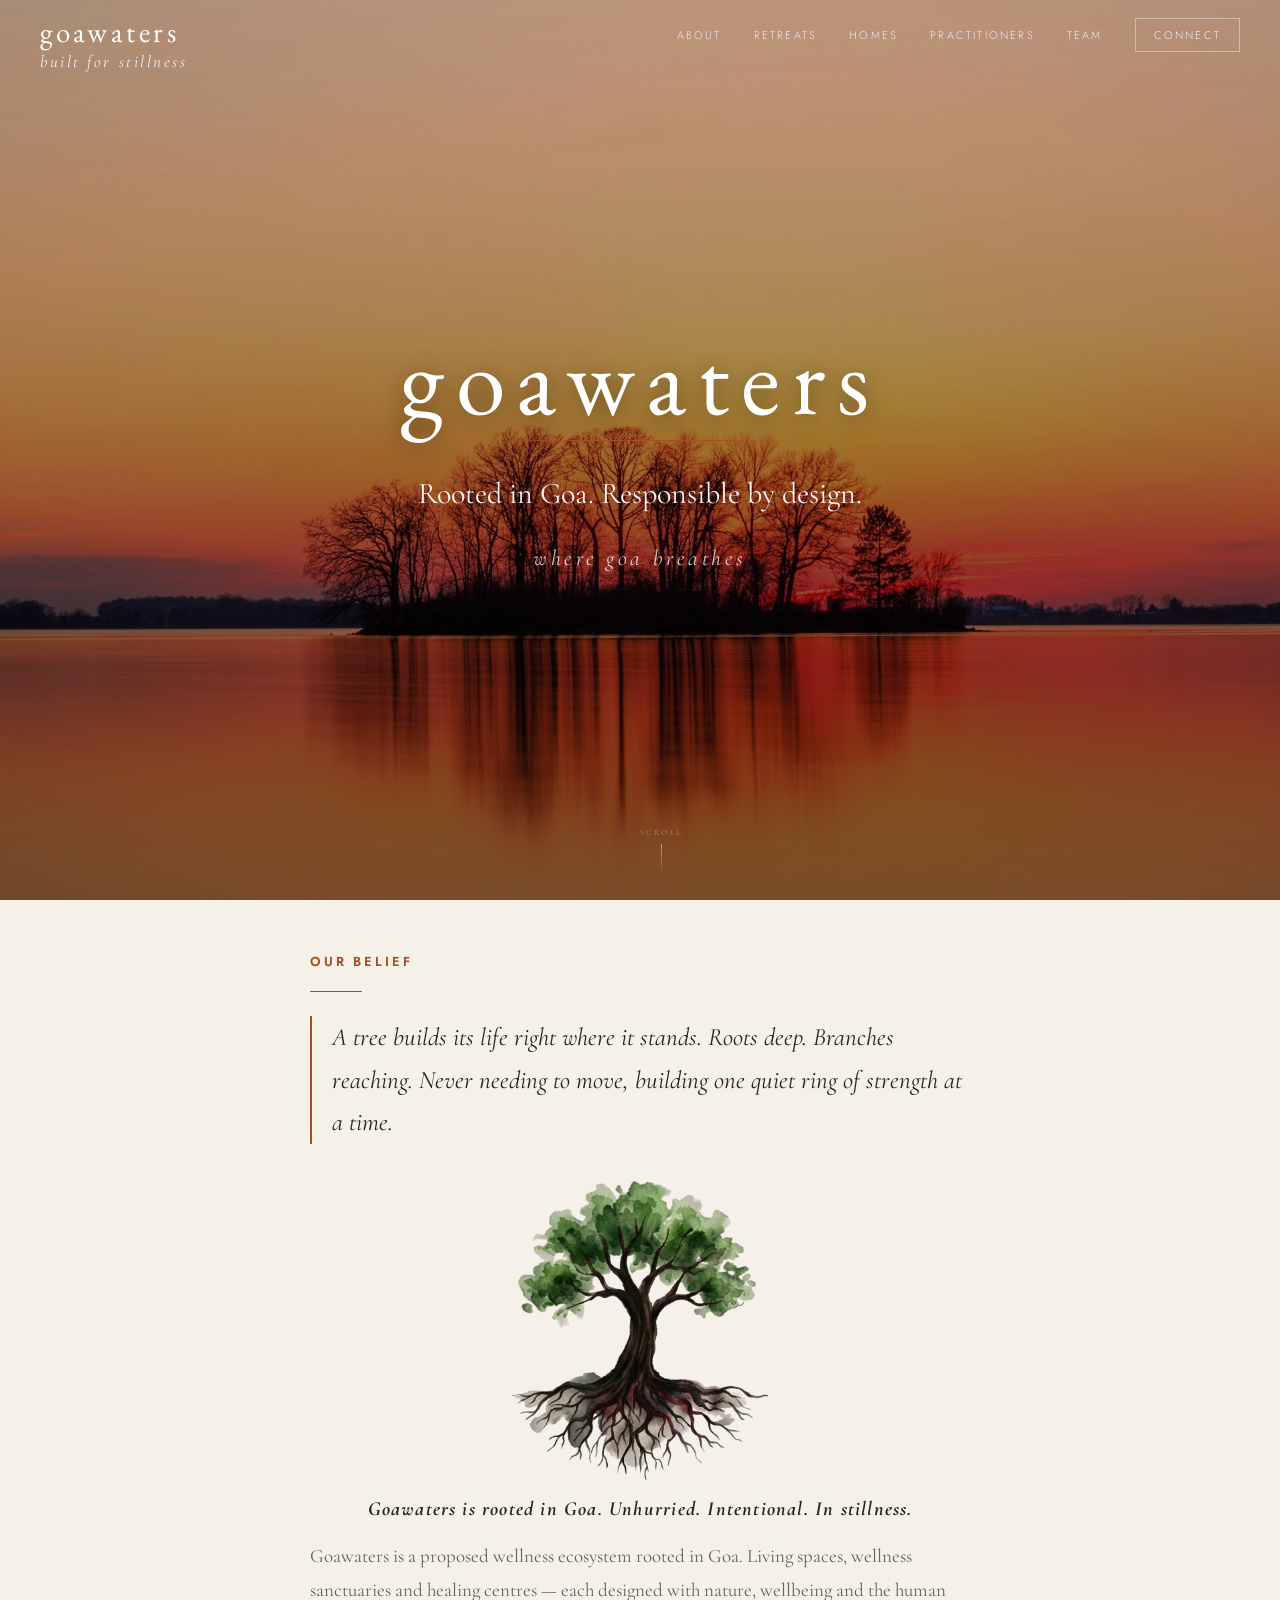
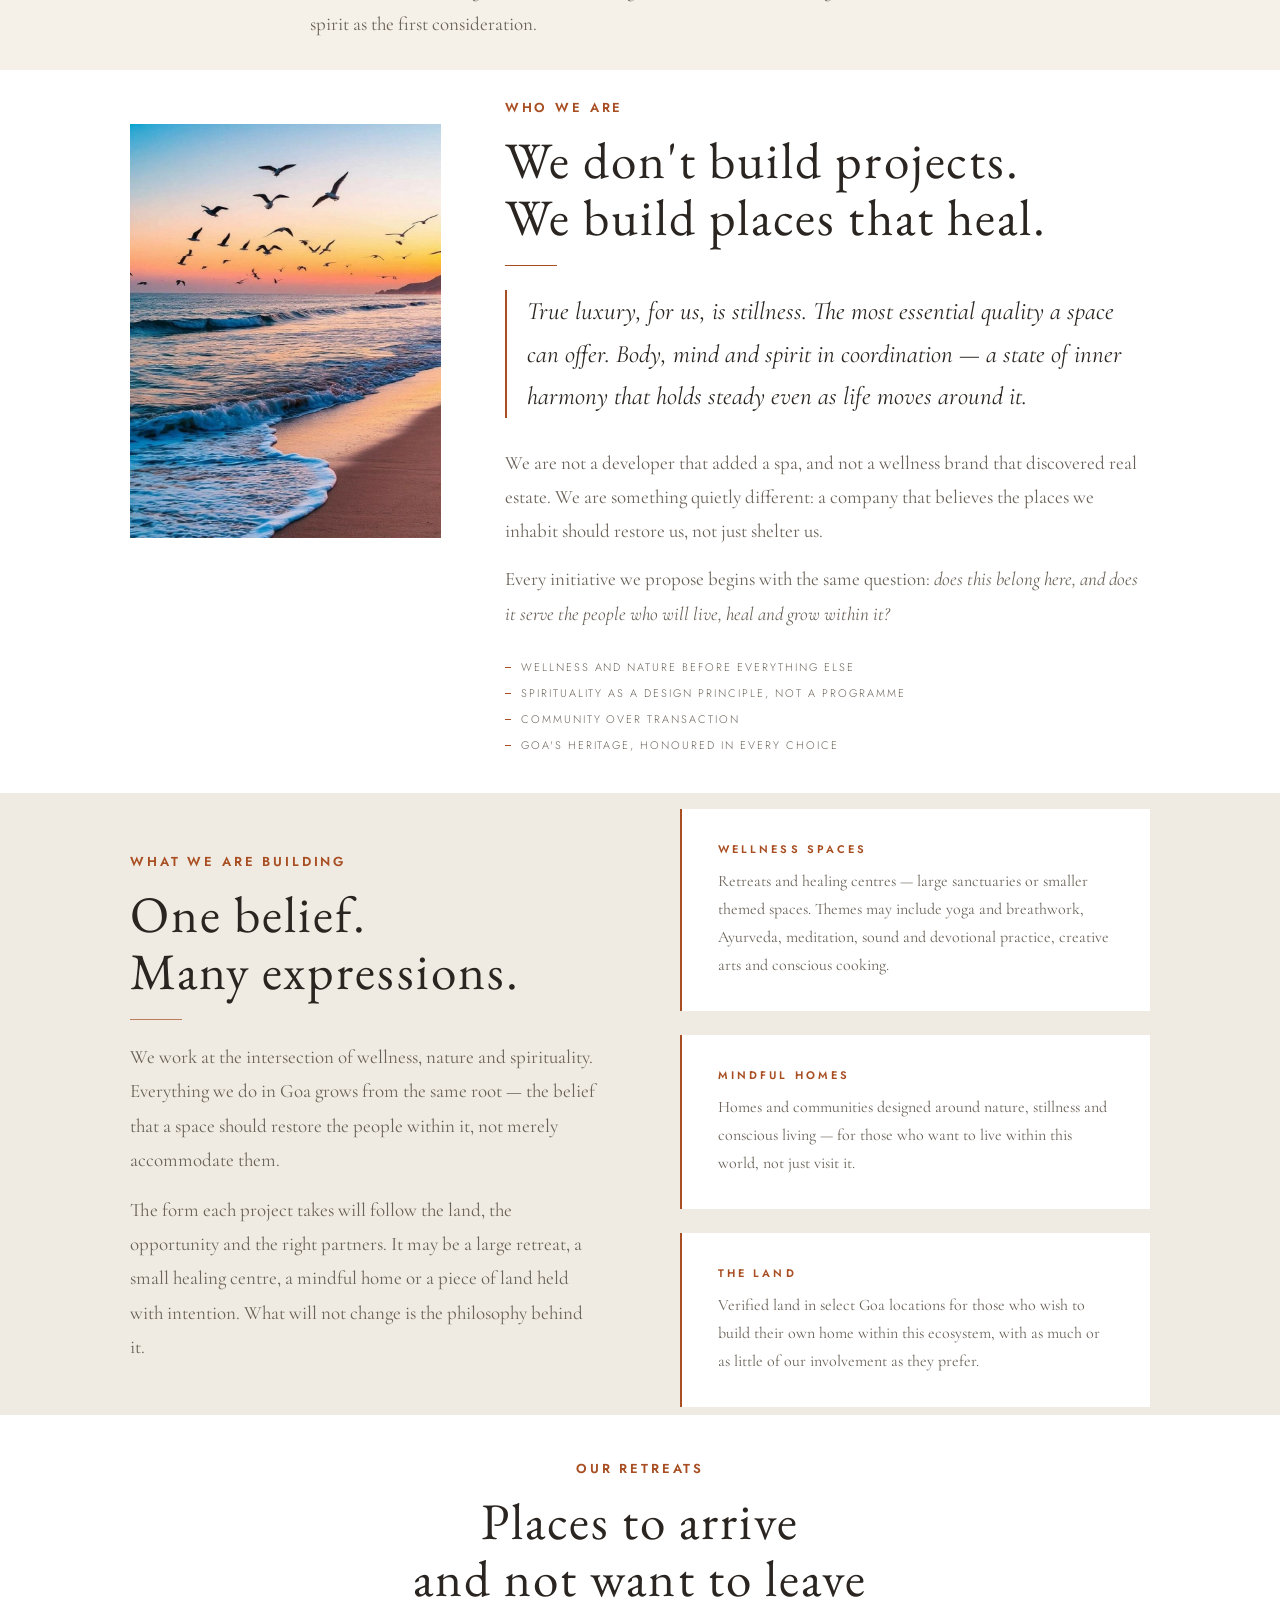
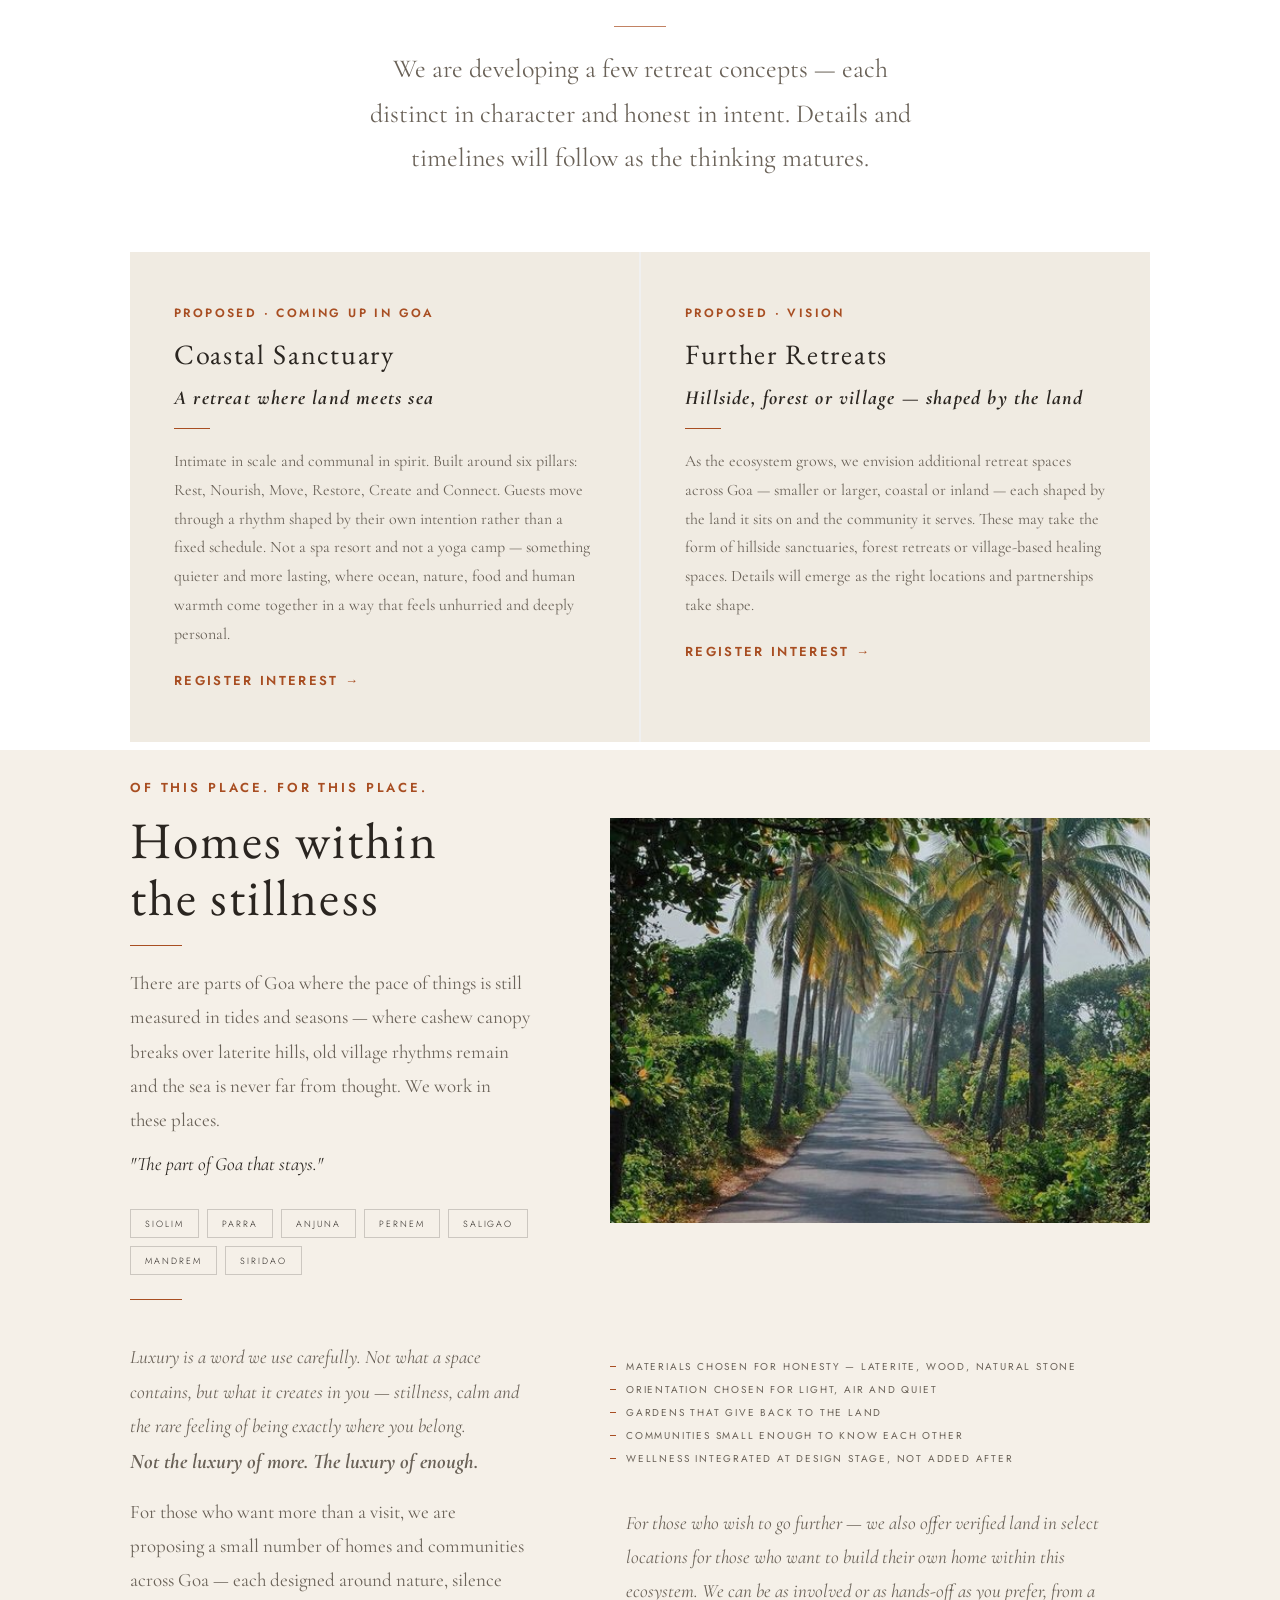
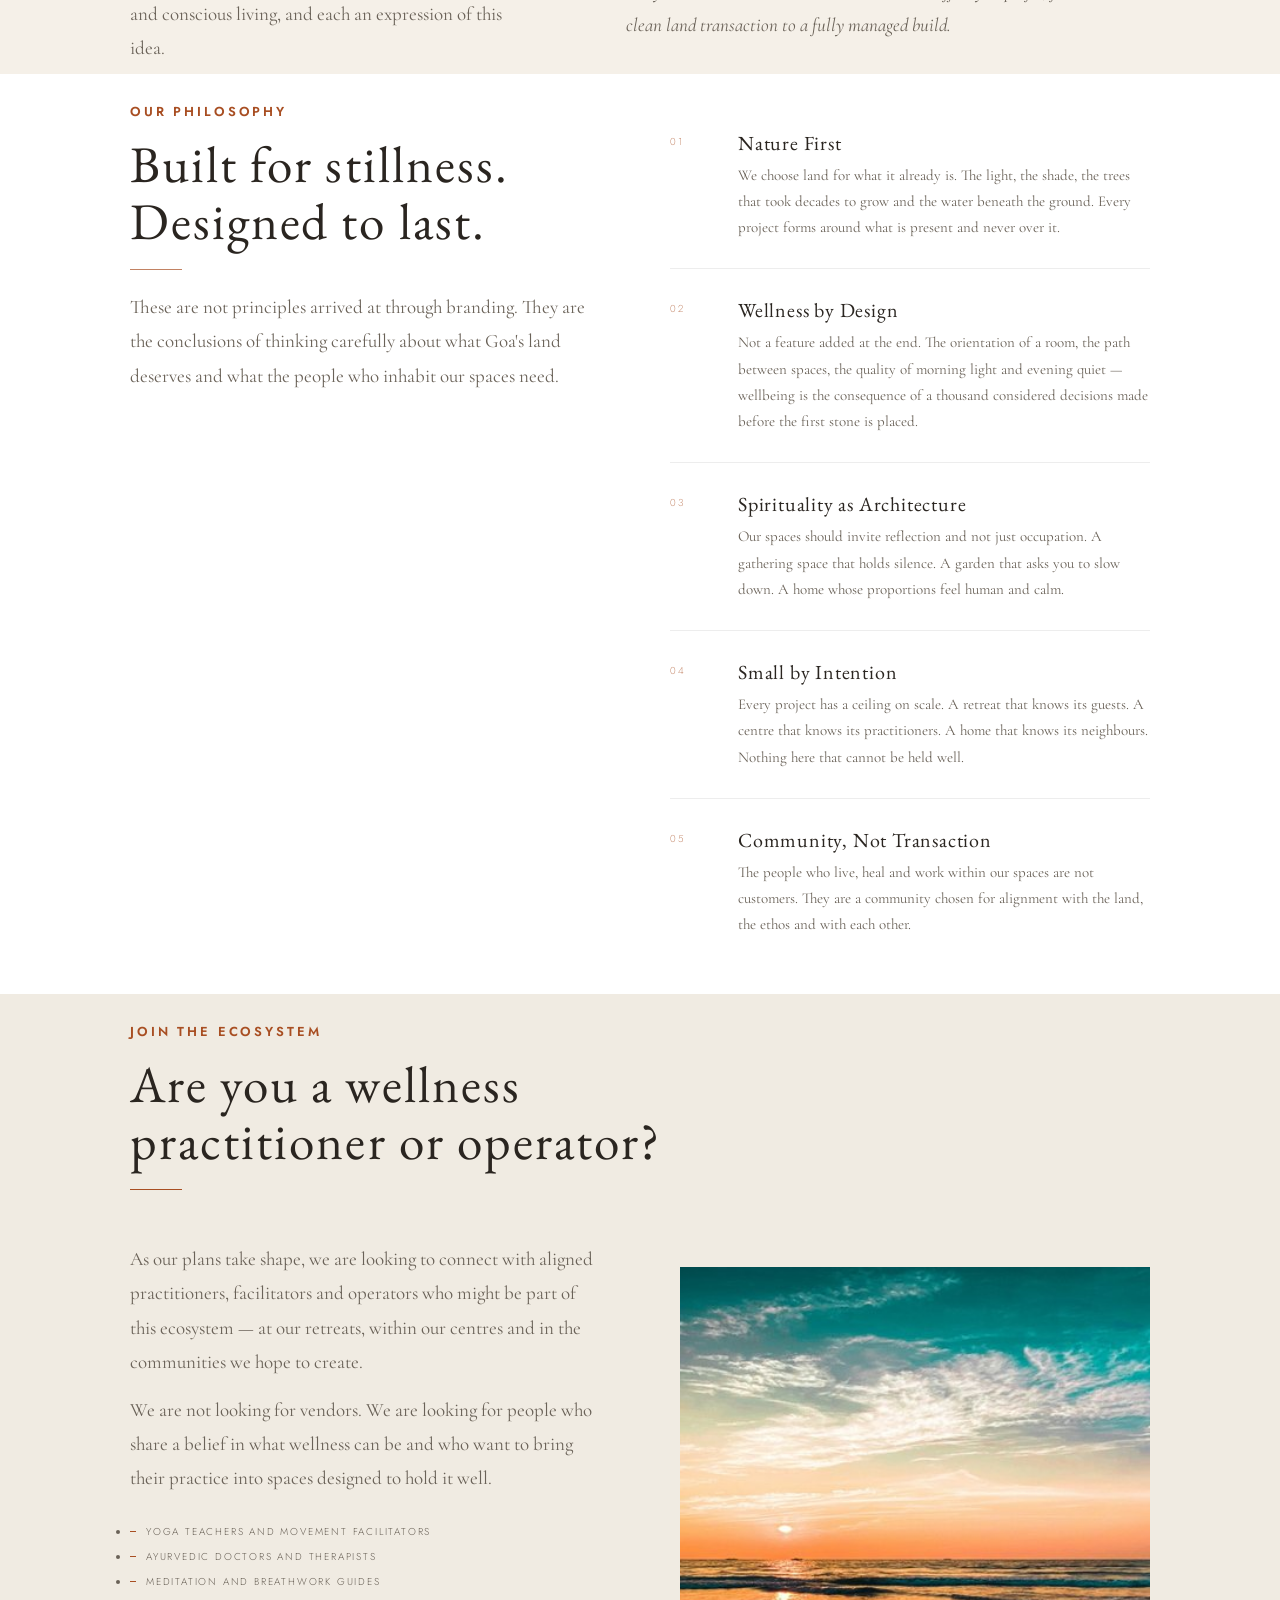
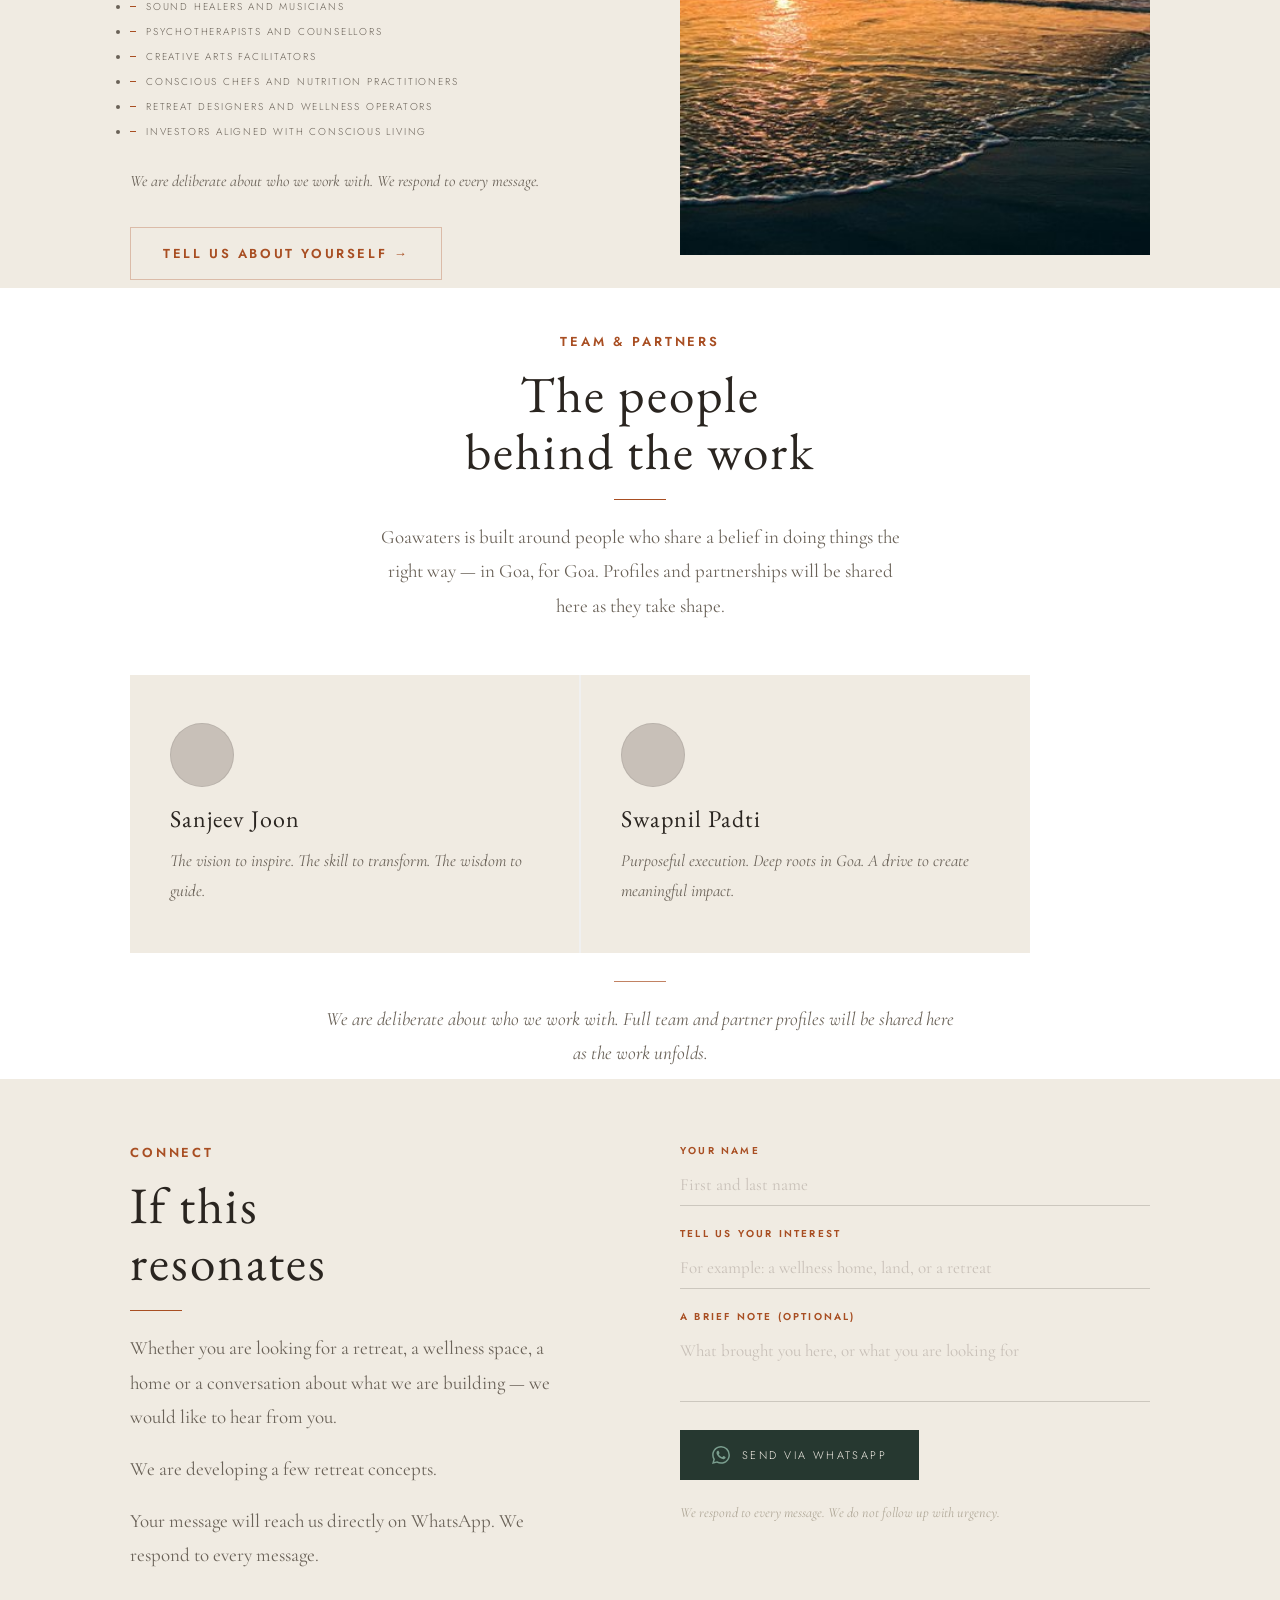
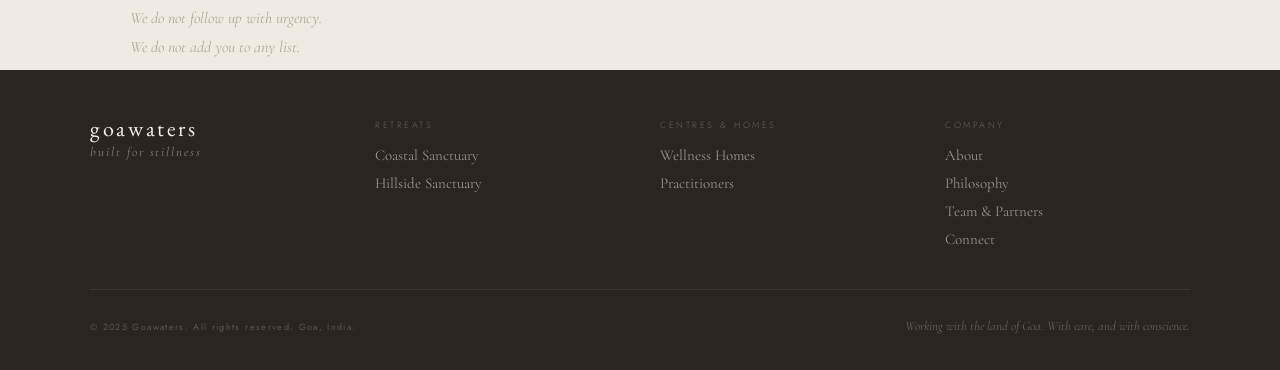
<file: index.html>
﻿<!DOCTYPE html>
<html lang="en">
<head>
<meta charset="UTF-8">
<meta name="viewport" content="width=device-width, initial-scale=1.0">
<title>goawaters — built for stillness</title>
<link href="fonts.css" rel="stylesheet">
<style>
:root{
  --red:#A84E22;--forest:#263830;--charcoal:#2A2520;--cream:#F5F0E8;
  --sage:#7A9E8E;--sand:#C8C0B8;--stone:#F0EBE2;--grey:#6A6258;
  --white:#FFFFFF;
}
*{box-sizing:border-box;margin:0;padding:0}
html{scroll-behavior:smooth}
body{font-family:'Cormorant Garamond',serif;background:var(--cream);color:var(--charcoal);overflow-x:hidden}

/* NAV */
nav{position:fixed;top:0;left:0;right:0;z-index:100;padding:18px 40px;display:flex;align-items:flex-start;justify-content:space-between;transition:all .4s ease}
nav.solid{background:rgba(245,240,232,.97);backdrop-filter:blur(8px);padding:14px 40px;box-shadow:0 1px 0 rgba(0,0,0,.06)}
.brand{display:flex;flex-direction:column;gap:0}
.brand-name{font-family:'EB Garamond',serif;font-size:29px;letter-spacing:.12em;text-transform:lowercase;color:#fff;line-height:1;transition:color .4s}
nav.solid .brand-name{color:var(--charcoal)}
.brand-tag{font-family:'Cormorant Garamond',serif;font-style:italic;font-size:17px;letter-spacing:.15em;color:rgba(255,255,255,.88);margin-top:4px;transition:color .4s}
nav.solid .brand-tag{color:var(--grey);font-size:17px}
.nav-links{display:flex;align-items:center;gap:32px;padding-top:6px}
.nav-links li{list-style:none}
.nav-links a{font-family:'Jost',sans-serif;font-weight:300;font-size:11px;letter-spacing:.2em;text-transform:uppercase;color:rgba(255,255,255,.82);text-decoration:none;transition:color .3s}
nav.solid .nav-links a{color:var(--grey)}
.nav-links a:hover{color:#fff}
nav.solid .nav-links a:hover{color:var(--charcoal)}
.nav-btn{border:1px solid rgba(255,255,255,.4)!important;padding:8px 18px!important;color:rgba(255,255,255,.9)!important}
nav.solid .nav-btn{border-color:rgba(168,78,34,.35)!important;color:var(--red)!important}
.ham{display:none;flex-direction:column;gap:5px;cursor:pointer;padding-top:8px}
.ham span{width:22px;height:1px;background:#fff;transition:background .4s}
nav.solid .ham span{background:var(--charcoal)}
.mob-menu{display:none;position:fixed;inset:0;background:var(--forest);z-index:200;flex-direction:column;align-items:center;justify-content:center;gap:32px}
.mob-menu.open{display:flex}
.mob-menu a{font-family:'EB Garamond',serif;font-size:28px;letter-spacing:.1em;color:var(--cream);text-decoration:none}
.mob-close{position:absolute;top:24px;right:28px;font-size:28px;color:var(--cream);cursor:pointer;background:none;border:none}

/* HERO */
#hero{height:100vh;min-height:560px;position:relative;display:flex;align-items:center;justify-content:center;overflow:hidden;background:var(--forest)}
.hero-img{position:absolute;inset:0}
.hero-img img{width:100%;height:100%;object-fit:cover}
.hero-dim{position:absolute;inset:0;background:linear-gradient(to bottom,rgba(0,0,0,.22),rgba(0,0,0,.52))}
.hero-content{position:relative;z-index:2;text-align:center;padding:0 20px;display:flex;flex-direction:column;align-items:center;gap:18px}
.hero-logo{animation:rise 1s .2s both}
.hero-name{font-family:'EB Garamond',serif;font-size:clamp(64px,11vw,100px);letter-spacing:.12em;text-transform:lowercase;color:#fff;line-height:1;text-shadow:0 2px 24px rgba(0,0,0,.4)}
.hero-hl{display:block;margin:10px auto 8px}
.hero-tag{font-family:'Cormorant Garamond',serif;font-style:italic;font-size:clamp(15px,2.2vw,20px);letter-spacing:.2em;color:rgba(255,255,255,.88)}
.hero-sub{font-family:'Cormorant Garamond',serif;font-size:clamp(24px,3vw,30px);color:rgba(255,255,255,.95);max-width:580px;line-height:1.7;text-align:center;animation:rise 1s .75s both}
.hero-breath{font-family:'Cormorant Garamond',serif;font-style:italic;font-size:clamp(17px,2vw,22px);letter-spacing:.16em;color:rgba(255,255,255,.78);text-align:center;margin-top:8px;animation:rise 1s 1.1s both}
.hero-scroll{position:absolute;bottom:24px;left:50%;transform:translateX(-50%);display:flex;flex-direction:column;align-items:center;gap:7px;animation:rise .8s 1.4s both}
.hero-scroll span{font-size:8px;letter-spacing:.3em;text-transform:uppercase;color:rgba(255,255,255,.4)}
.scroll-bar{width:1px;height:32px;background:linear-gradient(rgba(255,255,255,.45),transparent);animation:pulse 2s ease infinite}
@keyframes pulse{0%,100%{opacity:.35}50%{opacity:.9}}
@keyframes rise{from{opacity:0;transform:translateY(20px)}to{opacity:1;transform:none}}

/* SHARED */
.wrap{max-width:1100px;margin:0 auto;padding:0 40px}
.label{font-family:'Jost',sans-serif;font-weight:600;font-size:13px;letter-spacing:.22em;text-transform:uppercase;color:var(--red);display:block;margin-bottom:14px}
.heading{font-family:'EB Garamond',serif;font-size:clamp(32px,4vw,52px);letter-spacing:.04em;color:var(--charcoal);line-height:1.12;font-weight:400}
.rule{display:block;width:52px;height:1px;background:var(--red);margin:20px 0;opacity:.7}
.rule.c{margin:20px auto}
.para{font-family:'Cormorant Garamond',serif;font-size:clamp(16px,1.6vw,19px);line-height:1.8;color:var(--grey);max-width:640px}
.fi{opacity:0;transform:translateY(22px);transition:opacity .8s ease,transform .8s ease}
.fi.vis{opacity:1;transform:none}
.d1{transition-delay:.1s}.d2{transition-delay:.2s}.d3{transition-delay:.3s}.d4{transition-delay:.4s}.d5{transition-delay:.5s}

/* ABOUT */
#about{padding:28px 0 40px;background:#fff}
.about-grid{display:grid;grid-template-columns:.65fr 1.35fr;gap:64px;align-items:center}
.aimg{aspect-ratio:3/4;overflow:hidden;position:relative;background:#C4A882}
.aimg img{width:100%;height:100%;object-fit:cover;object-position:center;transition:transform .7s ease;display:block}
.aimg:hover img{transform:scale(1.03)}
@media(min-width:861px){.aimg{top:-94px}}
.acap{position:absolute;bottom:20px;left:20px;font-family:'Cormorant Garamond',serif;font-style:italic;font-size:13px;color:rgba(255,255,255,.7);letter-spacing:.08em}
.about-text{padding:0}
.belief-statement{font-family:'Cormorant Garamond',serif;font-style:italic;font-size:clamp(17px,1.8vw,21px);line-height:1.75;color:var(--charcoal);margin:24px 0 28px;padding-left:20px;border-left:2px solid var(--red)}
.values-list{margin-top:28px;display:flex;flex-direction:column;gap:10px}
.values-list li{font-family:'Jost',sans-serif;font-weight:300;font-size:11px;letter-spacing:.18em;text-transform:uppercase;color:var(--grey);list-style:none;padding-left:16px;position:relative}
.values-list li::before{content:'';position:absolute;left:0;top:50%;width:6px;height:1px;background:var(--red)}

/* BELIEF */
#belief{padding:52px 0 0;background:var(--cream)}
.belief-inner{max-width:660px;margin:0 auto}
.belief-inner .para{margin-top:0}
.belief-bold{font-family:'Cormorant Garamond',serif;font-style:italic;font-weight:700;font-size:20px;letter-spacing:.06em;color:var(--charcoal);text-align:center;margin:14px 0 0}
.belief-inner .belief-bold+.para{margin-top:18px}
.belief-tree{width:100%;max-width:260px;margin:34px auto 0}
.belief-tree img{width:100%;height:auto;display:block;transition:transform .7s ease}
.belief-tree:hover img{transform:scale(1.03)}

/* ECOSYSTEM */
#ecosystem{padding:16px 0 8px;background:var(--stone)}
.eco-intro{text-align:center;max-width:600px;margin:0 auto 64px}
.eco-grid{display:grid;grid-template-columns:repeat(3,1fr);gap:2px;background:rgba(0,0,0,.06)}
.eco-card{background:#fff;padding:48px 36px;display:flex;flex-direction:column;gap:16px;transition:background .3s}
.eco-card:hover{background:var(--forest)}
.eco-card:hover .eco-num,.eco-card:hover .eco-title,.eco-card:hover .eco-body,.eco-card:hover .eco-link{color:var(--cream)}
.eco-card:hover .eco-rule{background:var(--sage)}
.eco-num{font-family:'Jost',sans-serif;font-weight:600;font-size:13px;letter-spacing:.22em;color:var(--red);transition:color .3s}
.eco-title{font-family:'EB Garamond',serif;font-size:26px;letter-spacing:.06em;color:var(--charcoal);transition:color .3s}
.eco-rule{width:32px;height:1px;background:var(--red);transition:background .3s}
.eco-body{font-family:'Cormorant Garamond',serif;font-size:16px;line-height:1.75;color:var(--grey);transition:color .3s}
.eco-link{font-family:'Jost',sans-serif;font-weight:300;font-size:10px;letter-spacing:.2em;text-transform:uppercase;color:var(--red);margin-top:8px;transition:color .3s}

/* RETREATS */
#retreats{padding:44px 0 8px;background:#fff}
.retreats-intro{text-align:center;max-width:560px;margin:0 auto 72px}
.retreat-grid{display:grid;grid-template-columns:1fr 1fr;gap:2px;background:rgba(0,0,0,.06)}
.retreat-card{background:var(--stone);padding:52px 44px;display:flex;flex-direction:column;gap:14px}
.retreat-tag{font-family:'Jost',sans-serif;font-weight:600;font-size:12px;letter-spacing:.2em;text-transform:uppercase;color:var(--red)}
.retreat-title{font-family:'EB Garamond',serif;font-size:28px;letter-spacing:.06em;color:var(--charcoal)}
.retreat-sub{font-family:'Cormorant Garamond',serif;font-style:italic;font-weight:700;font-size:20px;letter-spacing:.06em;color:var(--charcoal)}
.retreat-rule{width:36px;height:1px;background:var(--red);margin:4px 0}
.retreat-body{font-family:'Cormorant Garamond',serif;font-size:16px;line-height:1.8;color:var(--grey)}
.retreat-cta{font-family:'Jost',sans-serif;font-weight:600;font-size:13px;letter-spacing:.18em;text-transform:uppercase;color:var(--red);margin-top:8px;cursor:pointer}

/* HOMES */
#homes{padding:28px 0 8px;background:var(--cream)}
.homes-grid{display:grid;grid-template-columns:1fr 1.35fr;gap:80px;align-items:start}
.home-text .para{max-width:520px}
.home-features{display:flex;flex-direction:column;gap:8px;margin-top:136px}
@media(min-width:861px) and (max-width:1200px){
  .home-features{margin-top:108px}
}
.home-feature{font-family:'Jost',sans-serif;font-weight:300;font-size:10px;letter-spacing:.18em;text-transform:uppercase;color:var(--grey);padding-left:16px;position:relative}
.home-feature::before{content:'';position:absolute;left:0;top:50%;width:6px;height:1px;background:var(--red)}
.home-locations{margin-top:40px;padding:32px;background:#fff;border-left:2px solid var(--red)}
.home-locations-title{font-family:'Jost',sans-serif;font-weight:600;font-size:12px;letter-spacing:.2em;text-transform:uppercase;color:var(--red);margin-bottom:12px}
.home-locs{font-family:'Cormorant Garamond',serif;font-size:16px;color:var(--charcoal);line-height:1.9}
.home-disclaimer{font-family:'Jost',sans-serif;font-size:9px;letter-spacing:.1em;color:var(--sand);margin-top:8px}
.home-img{margin-top:40px}
.home-img img{width:100%;height:auto;display:block;aspect-ratio:4/3;object-fit:cover}
.home-side{display:flex;flex-direction:column;gap:0}
.home-tail{font-family:'Cormorant Garamond',serif;font-size:clamp(16px,1.6vw,19px);line-height:1.8;color:var(--grey);max-width:520px;margin-top:40px;font-style:italic;padding-left:16px}
@media(max-width:860px){
  .home-img{margin-top:12px}
  .homes-grid{display:flex;flex-direction:column;gap:0;align-items:stretch}
  .home-side{display:contents}
  .home-text{order:1}
  .home-features{order:2;margin-top:24px}
  .home-tail{order:3;margin-top:24px}
  .home-img{order:4;margin-top:92px}
}

/* PHILOSOPHY */
#how{padding:28px 0 28px;background:#fff}
.how-grid{display:grid;grid-template-columns:1fr 1fr;gap:60px;margin-top:0}
.how-intro{padding-bottom:0}
.how-principles{display:flex;flex-direction:column;gap:0}
.principle{padding:28px 0;border-bottom:1px solid rgba(0,0,0,.07);display:grid;grid-template-columns:48px 1fr;gap:20px;align-items:start}
.principle:last-child{border-bottom:none}
.p-num{font-family:'Jost',sans-serif;font-weight:200;font-size:10px;letter-spacing:.2em;color:var(--red);padding-top:4px}
.p-body{display:flex;flex-direction:column;gap:6px}
.p-title{font-family:'EB Garamond',serif;font-size:20px;letter-spacing:.04em;color:var(--charcoal)}
.p-text{font-family:'Cormorant Garamond',serif;font-size:15px;line-height:1.75;color:var(--grey)}

/* PRACTITIONERS */
#practitioners{padding:28px 0 8px;background:var(--stone)}
.prac-grid{display:grid;grid-template-columns:1fr 1fr;gap:80px;align-items:center;margin-top:52px}
.prac-list{display:flex;flex-direction:column;gap:10px;margin-top:28px}
.prac-item{font-family:'Jost',sans-serif;font-weight:300;font-size:10px;letter-spacing:.18em;text-transform:uppercase;color:var(--grey);padding-left:16px;position:relative}
.prac-item::before{content:'';position:absolute;left:0;top:50%;width:6px;height:1px;background:var(--red)}
.prac-note{font-family:'Cormorant Garamond',serif;font-style:italic;font-size:16px;line-height:1.75;color:var(--grey);margin-top:28px}
.prac-cta{display:inline-block;margin-top:32px;font-family:'Jost',sans-serif;font-weight:600;font-size:13px;letter-spacing:.2em;text-transform:uppercase;color:var(--red);border:1px solid rgba(168,78,34,.3);padding:16px 32px;text-decoration:none;transition:all .3s}
.prac-cta:hover{background:var(--red);color:#fff}
.prac-img{aspect-ratio:4/5;overflow:hidden;background:var(--forest)}
.prac-img img{width:100%;height:100%;object-fit:cover;object-position:center;display:block}

/* GOA SECTION */
#goa{padding:48px 0 8px;background:var(--cream)}
.goa-grid{display:grid;grid-template-columns:1fr 1fr;gap:64px;align-items:center}
.goa-photos{position:relative;height:480px}
.gpa{position:absolute;top:0;right:0;width:72%;aspect-ratio:4/3;overflow:hidden;background:#B0A898}
.gpa img{width:100%;height:100%;object-fit:cover;display:block}
.gpb{position:absolute;bottom:0;left:0;width:52%;aspect-ratio:3/4;overflow:hidden;background:#8A9A88;border:4px solid var(--cream)}
.gpb img{width:100%;height:100%;object-fit:cover;display:block}
.goa-text .para{margin-top:0}
.location-tags{display:flex;flex-wrap:wrap;gap:8px;margin-top:28px}
.loc-tag{font-family:'Jost',sans-serif;font-weight:300;font-size:9px;letter-spacing:.22em;text-transform:uppercase;color:var(--charcoal);border:1px solid rgba(42,37,32,.2);padding:7px 14px}

/* TEAM */
#team{padding:44px 0 8px;background:#fff}
.team-intro{text-align:center;margin-bottom:52px}
.team-note{padding-top:0;text-align:center}

/* TEAM PROFILES */
.team-profiles{display:grid;grid-template-columns:1fr 1fr;gap:2px;background:rgba(0,0,0,.06);margin:40px 0 28px;max-width:900px}
.team-profile{background:var(--stone);padding:48px 40px;display:flex;flex-direction:column;gap:12px}
.team-avatar{width:64px;height:64px;border-radius:50%;background:var(--sand);border:1px solid rgba(0,0,0,.08);margin-bottom:4px}
.team-name{font-family:'EB Garamond',serif;font-size:24px;letter-spacing:.04em;color:var(--charcoal)}
.team-bio{font-family:'Cormorant Garamond',serif;font-style:italic;font-size:17px;line-height:1.75;color:var(--grey)}

/* CONNECT */
#connect{padding:32px 0 8px;background:var(--stone)}
.connect-grid{display:grid;grid-template-columns:1fr 1fr;gap:80px;align-items:start;margin-top:32px}
.connect-text .para{max-width:420px}

/* Form */
.connect-form{display:flex;flex-direction:column;gap:20px}
.field{display:flex;flex-direction:column;gap:6px}
.field label{font-family:'Jost',sans-serif;font-weight:600;font-size:10px;letter-spacing:.22em;text-transform:uppercase;color:var(--red)}
.field input,.field select,.field textarea{width:100%;background:transparent;border:none;border-bottom:1px solid rgba(42,37,32,.18);padding:10px 0;font-family:'Cormorant Garamond',serif;font-size:17px;color:var(--charcoal);outline:none;transition:border-color .3s;appearance:none}
.field input:focus,.field select:focus,.field textarea:focus{border-bottom-color:var(--red)}
.field input::placeholder,.field textarea::placeholder{color:var(--sand)}
.field textarea{resize:none;height:72px}

.wa-btn{display:inline-flex;align-items:center;gap:12px;margin-top:8px;background:var(--forest);border:none;padding:16px 32px;font-family:'Jost',sans-serif;font-weight:300;font-size:11px;letter-spacing:.22em;text-transform:uppercase;color:var(--cream);cursor:pointer;transition:background .3s;align-self:flex-start}
.wa-btn:hover{background:#1a2620}
.wa-btn svg{width:18px;height:18px;fill:var(--sage);flex-shrink:0}

.form-note{font-family:'Cormorant Garamond',serif;font-style:italic;font-size:14px;color:#B0A898;margin-top:4px}

.form-success{display:none;font-family:'Cormorant Garamond',serif;font-style:italic;font-size:20px;color:var(--grey);line-height:1.7;padding:32px 0}

/* FOOTER */
footer{background:var(--charcoal);padding:48px 40px 36px}
.footer-inner{max-width:1100px;margin:0 auto}
.footer-top{display:grid;grid-template-columns:1fr 1fr 1fr 1fr;gap:40px;padding-bottom:40px;border-bottom:1px solid rgba(255,255,255,.08)}
.footer-brand .brand-name{font-family:'EB Garamond',serif;font-size:22px;letter-spacing:.12em;text-transform:lowercase;color:var(--cream)}
.footer-brand .brand-tag{font-family:'Cormorant Garamond',serif;font-style:italic;font-size:13px;color:rgba(245,240,232,.45);margin-top:4px}
.footer-col h4{font-family:'Jost',sans-serif;font-weight:300;font-size:9px;letter-spacing:.28em;text-transform:uppercase;color:rgba(245,240,232,.3);margin-bottom:14px}
.footer-col ul{list-style:none;display:flex;flex-direction:column;gap:8px}
.footer-col ul li a{font-family:'Cormorant Garamond',serif;font-size:15px;color:rgba(245,240,232,.55);text-decoration:none;transition:color .3s}
.footer-col ul li a:hover{color:var(--cream)}
.footer-bottom{display:flex;justify-content:space-between;align-items:center;padding-top:28px}
.footer-bottom p{font-family:'Jost',sans-serif;font-size:9px;letter-spacing:.15em;color:rgba(245,240,232,.25)}
.footer-tagline{font-family:'Cormorant Garamond',serif;font-style:italic;font-size:13px;color:rgba(245,240,232,.3)}

/* RESPONSIVE */
@media(max-width:860px){
  #ecosystem .wrap > div{grid-template-columns:1fr!important}
  nav{padding:14px 20px}
  .nav-links{display:none}
  .ham{display:flex}
  .wrap{padding:0 20px}
  .about-grid,.retreat-grid,.eco-grid,.homes-grid,.how-grid,.prac-grid,.connect-grid,.goa-grid{grid-template-columns:1fr}
  .how-principles{margin-top:12px}
  .goa-photos{height:300px}
  .footer-top{grid-template-columns:1fr 1fr}
  .connect-grid{grid-template-columns:1fr;gap:40px}
  .team-profiles{grid-template-columns:1fr;gap:0;background:var(--stone);padding:40px 28px;margin:40px 0 28px}
  .team-profile{background:transparent;padding:0;gap:6px}
  .team-avatar{display:none}
  .team-profile + .team-profile{margin-top:28px;padding-top:28px;border-top:1px solid rgba(0,0,0,.08)}
}

/* HOME TEXT */
.home-text{display:flex;flex-direction:column;gap:0}
.home-text .para{max-width:520px}
</style>
</head>
<body>

<!-- MOBILE MENU -->
<div class="mob-menu" id="mob">
  <button class="mob-close" onclick="cm()">✕</button>
  <a href="#about"         onclick="cm()">About</a>
  <a href="#retreats"      onclick="cm()">Retreats</a>
  <a href="#homes"         onclick="cm()">Homes</a>
  <a href="#practitioners" onclick="cm()">Practitioners</a>
  <a href="#team"          onclick="cm()">Team</a>
  <a href="#connect"       onclick="cm()">Connect</a>
</div>

<!-- NAV -->
<nav id="nav">
  <div class="brand">
    <div class="brand-name">goawaters</div>
    <div class="brand-tag">built for stillness</div>
  </div>
  <ul class="nav-links">
    <li><a href="#about">About</a></li>
    <li><a href="#retreats">Retreats</a></li>
    <li><a href="#homes">Homes</a></li>
    <li><a href="#practitioners">Practitioners</a></li>
    <li><a href="#team">Team</a></li>
    <li><a href="#connect" class="nav-btn">Connect</a></li>
  </ul>
  <div class="ham" onclick="cm()"><span></span><span></span><span></span></div>
</nav>

<!-- HERO -->
<section id="hero">
  <div class="hero-img">
    <img src="images/hero.jpg" alt="Goa landscape" loading="eager">
  </div>
  <div class="hero-dim"></div>
  <div class="hero-content">
    <div class="hero-logo">
      <div class="hero-name">goawaters</div>
      <svg class="hero-hl" width="300" height="3" viewBox="0 0 300 3">
        <defs><linearGradient id="hgl" x1="0%" x2="100%">
          <stop offset="0%" stop-color="#A84E22" stop-opacity="0"/>
          <stop offset="20%" stop-color="#A84E22" stop-opacity=".85"/>
          <stop offset="50%" stop-color="#A84E22" stop-opacity="1"/>
          <stop offset="80%" stop-color="#A84E22" stop-opacity=".85"/>
          <stop offset="100%" stop-color="#A84E22" stop-opacity="0"/>
        </linearGradient></defs>
        <rect y="1" width="300" height="1.2" fill="url(#hgl)"/>
      </svg>
    </div>
    <p class="hero-sub">Rooted in Goa. Responsible by design.</p>
    <p class="hero-breath">where goa breathes</p>
  </div>
  <div class="hero-scroll"><span>Scroll</span><div class="scroll-bar"></div></div>
</section>

<!-- OUR BELIEF -->
<section id="belief">
  <div class="wrap">
    <div class="belief-inner fi">
      <span class="label fi">Our Belief</span>
      <span class="rule fi d1"></span>
      <div class="belief-statement fi d1" style="font-size:clamp(20px,2.2vw,25px);line-height:1.7">
        A tree builds its life right where it stands. Roots deep. Branches reaching. Never needing to move, building one quiet ring of strength at a time.
      </div>
      <div class="belief-tree fi d2">
        <img src="images/Imagee.png" alt="Goawaters"/>
      </div>
      <div class="belief-bold fi d3">Goawaters is rooted in Goa. Unhurried. Intentional. In stillness.</div>
      <p class="para fi d3" style="margin-bottom:28px">Goawaters is a proposed wellness ecosystem rooted in Goa. Living spaces, wellness sanctuaries and healing centres — each designed with nature, wellbeing and the human spirit as the first consideration.</p>
    </div>
  </div>
</section>

<!-- ABOUT -->
<section id="about">
  <div class="wrap">
    <div class="about-grid">
      <div class="aimg fi">
        <img src="images/coast.jpg" alt="Goa coast"/>
      </div>
      <div class="about-text">
        <span class="label fi">Who We Are</span>
        <h2 class="heading fi d1">We don't build projects.<br>We build places that heal.</h2>
        <span class="rule fi d2"></span>
        <div class="belief-statement fi d2" style="font-size:clamp(20px,2.2vw,25px);line-height:1.7">
          True luxury, for us, is stillness. The most essential quality a space can offer. Body, mind and spirit in coordination — a state of inner harmony that holds steady even as life moves around it.
        </div>
        <p class="para fi d3">We are not a developer that added a spa, and not a wellness brand that discovered real estate. We are something quietly different: a company that believes the places we inhabit should restore us, not just shelter us.</p>
        <p class="para fi d3" style="margin-top:14px">Every initiative we propose begins with the same question: <em>does this belong here, and does it serve the people who will live, heal and grow within it?</em></p>
        <ul class="values-list fi d4">
          <li>Wellness and nature before everything else</li>
          <li>Spirituality as a design principle, not a programme</li>
          <li>Community over transaction</li>
          <li>Goa's heritage, honoured in every choice</li>
        </ul>
      </div>
    </div>
  </div>
</section>

<!-- ECOSYSTEM -->
<section id="ecosystem">
  <div class="wrap">
    <div style="display:grid;grid-template-columns:1fr 1fr;gap:80px;align-items:center" class="fi">
      <div>
        <span class="label">What We Are Building</span>
        <h2 class="heading">One belief.<br>Many expressions.</h2>
        <span class="rule"></span>
        <p class="para">We work at the intersection of wellness, nature and spirituality. Everything we do in Goa grows from the same root — the belief that a space should restore the people within it, not merely accommodate them.</p>
        <p class="para" style="margin-top:16px">The form each project takes will follow the land, the opportunity and the right partners. It may be a large retreat, a small healing centre, a mindful home or a piece of land held with intention. What will not change is the philosophy behind it.</p>
      </div>
      <div style="display:flex;flex-direction:column;gap:24px">
        <div style="padding:32px 36px;background:#fff;border-left:2px solid var(--red)">
          <div style="font-family:'Jost',sans-serif;font-weight:600;font-size:11px;letter-spacing:.28em;text-transform:uppercase;color:var(--red);margin-bottom:10px">Wellness Spaces</div>
          <p style="font-family:'Cormorant Garamond',serif;font-size:16px;line-height:1.75;color:var(--grey)">Retreats and healing centres — large sanctuaries or smaller themed spaces. Themes may include yoga and breathwork, Ayurveda, meditation, sound and devotional practice, creative arts and conscious cooking.</p>
        </div>
        <div style="padding:32px 36px;background:#fff;border-left:2px solid var(--red)">
          <div style="font-family:'Jost',sans-serif;font-weight:600;font-size:11px;letter-spacing:.28em;text-transform:uppercase;color:var(--red);margin-bottom:10px">Mindful Homes</div>
          <p style="font-family:'Cormorant Garamond',serif;font-size:16px;line-height:1.75;color:var(--grey)">Homes and communities designed around nature, stillness and conscious living — for those who want to live within this world, not just visit it.</p>
        </div>
        <div style="padding:32px 36px;background:#fff;border-left:2px solid var(--red)">
          <div style="font-family:'Jost',sans-serif;font-weight:600;font-size:11px;letter-spacing:.28em;text-transform:uppercase;color:var(--red);margin-bottom:10px">The Land</div>
          <p style="font-family:'Cormorant Garamond',serif;font-size:16px;line-height:1.75;color:var(--grey)">Verified land in select Goa locations for those who wish to build their own home within this ecosystem, with as much or as little of our involvement as they prefer.</p>
        </div>
      </div>
    </div>
  </div>
</section>

<!-- RETREATS -->
<section id="retreats">
  <div class="wrap">
    <div class="retreats-intro fi">
      <span class="label">Our Retreats</span>
      <h2 class="heading">Places to arrive<br>and not want to leave</h2>
      <span class="rule c"></span>
      <p class="para" style="text-align:center;margin:0 auto;font-size:clamp(20px,2.5vw,26px);line-height:1.7;max-width:720px">We are developing a few retreat concepts — each distinct in character and honest in intent. Details and timelines will follow as the thinking matures.</p>
    </div>
    <div class="retreat-grid fi d2">

      <div class="retreat-card">
        <span class="retreat-tag">Proposed · Coming up in Goa</span>
        <div class="retreat-title">Coastal Sanctuary</div>
        <div class="retreat-sub">A retreat where land meets sea</div>
        <div class="retreat-rule"></div>
        <p class="retreat-body">Intimate in scale and communal in spirit. Built around six pillars: Rest, Nourish, Move, Restore, Create and Connect. Guests move through a rhythm shaped by their own intention rather than a fixed schedule. Not a spa resort and not a yoga camp — something quieter and more lasting, where ocean, nature, food and human warmth come together in a way that feels unhurried and deeply personal.</p>
        <span class="retreat-cta">Register Interest →</span>
      </div>

      <div class="retreat-card">
        <span class="retreat-tag">Proposed · Vision</span>
        <div class="retreat-title">Further Retreats</div>
        <div class="retreat-sub">Hillside, forest or village — shaped by the land</div>
        <div class="retreat-rule"></div>
        <p class="retreat-body">As the ecosystem grows, we envision additional retreat spaces across Goa — smaller or larger, coastal or inland — each shaped by the land it sits on and the community it serves. These may take the form of hillside sanctuaries, forest retreats or village-based healing spaces. Details will emerge as the right locations and partnerships take shape.</p>
        <span class="retreat-cta">Register Interest →</span>
      </div>

    </div>
  </div>
</section>

<!-- HOMES -->
<section id="homes">
  <div class="wrap">
    <div class="homes-grid fi">
      <div class="home-text">
        <span class="label fi" style="font-weight:600">Of this place. For this place.</span>
        <h2 class="heading fi d1">Homes within<br>the stillness</h2>
        <span class="rule fi d2"></span>
        <p class="para fi d2">There are parts of Goa where the pace of things is still measured in tides and seasons — where cashew canopy breaks over laterite hills, old village rhythms remain and the sea is never far from thought. We work in these places.</p>
        <p class="para fi d2" style="font-style:italic;color:var(--charcoal);margin-top:10px">"The part of Goa that stays."</p>
        <div class="location-tags fi d3">
          <span class="loc-tag">Siolim</span>
          <span class="loc-tag">Parra</span>
          <span class="loc-tag">Anjuna</span>
          <span class="loc-tag">Pernem</span>
          <span class="loc-tag">Saligao</span>
          <span class="loc-tag">Mandrem</span>
          <span class="loc-tag">Siridao</span>
        </div>
        <span class="rule fi d3" style="margin-top:24px"></span>
        <p class="para fi d3" style="margin-top:20px;font-style:italic">Luxury is a word we use carefully. Not what a space contains, but what it creates in you — stillness, calm and the rare feeling of being exactly where you belong.<br><strong style="font-size:1.1em">Not the luxury of more. The luxury of enough.</strong></p>
        <p class="para fi d3" style="margin-top:14px">For those who want more than a visit, we are proposing a small number of homes and communities across Goa — each designed around nature, silence and conscious living, and each an expression of this idea.</p>
      </div>
      <div class="home-side">
        <div class="home-img fi">
          <img src="images/villa-thumb.jpg" alt="Goa home"/>
        </div>
        <div class="home-features fi d3">
          <div class="home-feature" style="font-weight:500">Materials chosen for honesty — laterite, wood, natural stone</div>
          <div class="home-feature" style="font-weight:500">Orientation chosen for light, air and quiet</div>
          <div class="home-feature" style="font-weight:500">Gardens that give back to the land</div>
          <div class="home-feature" style="font-weight:500">Communities small enough to know each other</div>
          <div class="home-feature" style="font-weight:500">Wellness integrated at design stage, not added after</div>
        </div>
        <p class="home-tail fi d4">For those who wish to go further — we also offer verified land in select locations for those who want to build their own home within this ecosystem. We can be as involved or as hands-off as you prefer, from a clean land transaction to a fully managed build.</p>
      </div>
    </div>
  </div>
</section>

<!-- PHILOSOPHY -->
<section id="how">
  <div class="wrap">
    <div class="how-grid">
      <div class="how-intro fi">
        <span class="label">Our Philosophy</span>
        <h2 class="heading">Built for stillness.<br>Designed to last.</h2>
        <span class="rule"></span>
        <p class="para">These are not principles arrived at through branding. They are the conclusions of thinking carefully about what Goa's land deserves and what the people who inhabit our spaces need.</p>
      </div>
      <div class="how-principles fi d2">
        <div class="principle">
          <span class="p-num">01</span>
          <div class="p-body">
            <div class="p-title">Nature First</div>
            <p class="p-text">We choose land for what it already is. The light, the shade, the trees that took decades to grow and the water beneath the ground. Every project forms around what is present and never over it.</p>
          </div>
        </div>
        <div class="principle">
          <span class="p-num">02</span>
          <div class="p-body">
            <div class="p-title">Wellness by Design</div>
            <p class="p-text">Not a feature added at the end. The orientation of a room, the path between spaces, the quality of morning light and evening quiet — wellbeing is the consequence of a thousand considered decisions made before the first stone is placed.</p>
          </div>
        </div>
        <div class="principle">
          <span class="p-num">03</span>
          <div class="p-body">
            <div class="p-title">Spirituality as Architecture</div>
            <p class="p-text">Our spaces should invite reflection and not just occupation. A gathering space that holds silence. A garden that asks you to slow down. A home whose proportions feel human and calm.</p>
          </div>
        </div>
        <div class="principle">
          <span class="p-num">04</span>
          <div class="p-body">
            <div class="p-title">Small by Intention</div>
            <p class="p-text">Every project has a ceiling on scale. A retreat that knows its guests. A centre that knows its practitioners. A home that knows its neighbours. Nothing here that cannot be held well.</p>
          </div>
        </div>
        <div class="principle">
          <span class="p-num">05</span>
          <div class="p-body">
            <div class="p-title">Community, Not Transaction</div>
            <p class="p-text">The people who live, heal and work within our spaces are not customers. They are a community chosen for alignment with the land, the ethos and with each other.</p>
          </div>
        </div>
      </div>
    </div>
  </div>
</section>

<!-- PRACTITIONERS -->
<section id="practitioners">
  <div class="wrap">
    <span class="label fi">Join the Ecosystem</span>
    <h2 class="heading fi d1">Are you a wellness<br>practitioner or operator?</h2>
    <span class="rule fi d2"></span>
    <div class="prac-grid">
      <div class="fi d2">
        <p class="para">As our plans take shape, we are looking to connect with aligned practitioners, facilitators and operators who might be part of this ecosystem — at our retreats, within our centres and in the communities we hope to create.</p>
        <p class="para" style="margin-top:14px">We are not looking for vendors. We are looking for people who share a belief in what wellness can be and who want to bring their practice into spaces designed to hold it well.</p>
        <ul class="prac-list">
          <li class="prac-item">Yoga teachers and movement facilitators</li>
          <li class="prac-item">Ayurvedic doctors and therapists</li>
          <li class="prac-item">Meditation and breathwork guides</li>
          <li class="prac-item">Sound healers and musicians</li>
          <li class="prac-item">Psychotherapists and counsellors</li>
          <li class="prac-item">Creative arts facilitators</li>
          <li class="prac-item">Conscious chefs and nutrition practitioners</li>
          <li class="prac-item">Retreat designers and wellness operators</li>
          <li class="prac-item">Investors aligned with conscious living</li>
        </ul>
        <p class="prac-note">We are deliberate about who we work with. We respond to every message.</p>
        <a href="#connect" class="prac-cta">Tell us about yourself →</a>
      </div>
      <div class="prac-img fi d3">
        <img src="images/practice.jpg" alt="Wellness space"/>
      </div>
    </div>
  </div>
</section>

<!-- TEAM -->
<section id="team">
  <div class="wrap">
    <div class="team-intro">
      <span class="label fi">Team & Partners</span>
      <h2 class="heading fi d1">The people<br>behind the work</h2>
      <span class="rule c fi d2"></span>
      <p class="para fi d2" style="margin:0 auto;text-align:center;max-width:520px">Goawaters is built around people who share a belief in doing things the right way — in Goa, for Goa. Profiles and partnerships will be shared here as they take shape.</p>
    </div>
    <div class="team-profiles fi d3">

      <div class="team-profile">
        <div class="team-avatar"></div>
        <div class="team-name">Sanjeev Joon</div>
        <p class="team-bio">The vision to inspire. The skill to transform. The wisdom to guide.</p>
      </div>

      <div class="team-profile">
        <div class="team-avatar"></div>
        <div class="team-name">Swapnil Padti</div>
        <p class="team-bio">Purposeful execution. Deep roots in Goa. A drive to create meaningful impact.</p>
      </div>

    </div>
    <div class="team-note fi d4">
      <span class="rule c"></span>
      <p class="para" style="font-style:italic;color:var(--grey);text-align:center;margin:0 auto">We are deliberate about who we work with. Full team and partner profiles will be shared here as the work unfolds.</p>
    </div>
  </div>
</section>

<!-- CONNECT -->
<section id="connect">
  <div class="wrap">
    <div class="connect-grid">
      <div class="connect-text">
        <span class="label fi">Connect</span>
        <h2 class="heading fi d1">If this<br>resonates</h2>
        <span class="rule fi d2"></span>
        <p class="para fi d2">Whether you are looking for a retreat, a wellness space, a home or a conversation about what we are building — we would like to hear from you.</p>
        <p class="para fi d3" style="margin-top:18px">We are developing a few retreat concepts.</p>
        <p class="para fi d3" style="margin-top:18px">Your message will reach us directly on WhatsApp. We respond to every message.</p>
        <p class="para fi d3" style="margin-top:32px;font-style:italic;font-size:16px;color:#B0A898">We do not follow up with urgency.<br>We do not add you to any list.</p>
      </div>
      <div class="fi d2">
        <form class="connect-form" id="gw-form">
          <div class="field">
            <label for="f-name">Your Name</label>
            <input type="text" id="f-name" placeholder="First and last name" required/>
          </div>
          <div class="field">
            <label for="f-interest">Tell us your interest</label>
            <input type="text" id="f-interest" placeholder="For example: a wellness home, land, or a retreat" required/>
          </div>
          <div class="field">
            <label for="f-msg">A brief note (optional)</label>
            <textarea id="f-msg" placeholder="What brought you here, or what you are looking for"></textarea>
          </div>
          <button type="submit" class="wa-btn">
            <svg viewBox="0 0 24 24" xmlns="http://www.w3.org/2000/svg">
              <path d="M17.472 14.382c-.297-.149-1.758-.867-2.03-.967-.273-.099-.471-.148-.67.15-.197.297-.767.966-.94 1.164-.173.199-.347.223-.644.075-.297-.15-1.255-.463-2.39-1.475-.883-.788-1.48-1.761-1.653-2.059-.173-.297-.018-.458.13-.606.134-.133.298-.347.446-.52.149-.174.198-.298.298-.497.099-.198.05-.371-.025-.52-.075-.149-.669-1.612-.916-2.207-.242-.579-.487-.5-.669-.51-.173-.008-.371-.01-.57-.01-.198 0-.52.074-.792.372-.272.297-1.04 1.016-1.04 2.479 0 1.462 1.065 2.875 1.213 3.074.149.198 2.096 3.2 5.077 4.487.709.306 1.262.489 1.694.625.712.227 1.36.195 1.871.118.571-.085 1.758-.719 2.006-1.413.248-.694.248-1.289.173-1.413-.074-.124-.272-.198-.57-.347m-5.421 7.403h-.004a9.87 9.87 0 01-5.031-1.378l-.361-.214-3.741.982.998-3.648-.235-.374a9.86 9.86 0 01-1.51-5.26c.001-5.45 4.436-9.884 9.888-9.884 2.64 0 5.122 1.03 6.988 2.898a9.825 9.825 0 012.893 6.994c-.003 5.45-4.437 9.884-9.885 9.884m8.413-18.297A11.815 11.815 0 0012.05 0C5.495 0 .16 5.335.157 11.892c0 2.096.547 4.142 1.588 5.945L.057 24l6.305-1.654a11.882 11.882 0 005.683 1.448h.005c6.554 0 11.89-5.335 11.893-11.893a11.821 11.821 0 00-3.48-8.413z"/>
            </svg>
            Send via WhatsApp
          </button>
          <p class="form-note">We respond to every message. We do not follow up with urgency.</p>
        </form>
        <div class="form-success" id="gw-success">
          Thank you. Your message is on its way to us.<br>
          We will be in touch.
        </div>
      </div>
    </div>
  </div>
</section>

<!-- FOOTER -->
<footer>
  <div class="footer-inner">
    <div class="footer-top">
      <div class="footer-brand">
        <div class="brand-name">goawaters</div>
        <div class="brand-tag">built for stillness</div>
      </div>
      <div class="footer-col">
        <h4>Retreats</h4>
        <ul>
          <li><a href="#retreats">Coastal Sanctuary</a></li>
          <li><a href="#retreats">Hillside Sanctuary</a></li>
        </ul>
      </div>
      <div class="footer-col">
        <h4>Centres & Homes</h4>
        <ul>
          <li><a href="#homes">Wellness Homes</a></li>
          <li><a href="#practitioners">Practitioners</a></li>
        </ul>
      </div>
      <div class="footer-col">
        <h4>Company</h4>
        <ul>
          <li><a href="#about">About</a></li>
          <li><a href="#how">Philosophy</a></li>
          <li><a href="#team">Team & Partners</a></li>
          <li><a href="#connect">Connect</a></li>
        </ul>
      </div>
    </div>
    <div class="footer-bottom">
      <p>© 2025 Goawaters. All rights reserved. Goa, India.</p>
      <span class="footer-tagline">Working with the land of Goa. With care, and with conscience.</span>
    </div>
  </div>
</footer>

<script>
const nav = document.getElementById('nav');
window.addEventListener('scroll', () => {
  nav.classList.toggle('solid', window.scrollY > 60);
});

function cm() {
  document.getElementById('mob').classList.toggle('open');
}

const obs = new IntersectionObserver(entries => {
  entries.forEach(e => { if(e.isIntersecting) e.target.classList.add('vis'); });
}, { threshold: 0.12 });
document.querySelectorAll('.fi').forEach(el => obs.observe(el));
setTimeout(function(){
  document.querySelectorAll('.fi:not(.vis)').forEach(function(el){ el.classList.add('vis'); });
}, 2500);

// Number kept inside a closure and split into short fragments,
// so it never appears as plain text or as a global variable.
function gwNumber() {
  var _a = '91838', _b = '386', _c = '2028';
  return _a + _b + _c;
}

document.getElementById('gw-form').addEventListener('submit', function(e) {
  e.preventDefault();

  var name     = document.getElementById('f-name').value.trim();
  var interest = document.getElementById('f-interest').value.trim();
  var msg      = document.getElementById('f-msg').value.trim();

  var text = 'Hi Goawaters,%0A%0A';
  text += 'Name: ' + encodeURIComponent(name) + '%0A';
  text += 'Interest: ' + encodeURIComponent(interest) + '%0A';
  if (msg) text += 'Message: ' + encodeURIComponent(msg) + '%0A';
  text += '%0ASent from goawaters.com';

  var url = 'https://wa.me/' + gwNumber() + '?text=' + text;
  window.open(url, '_blank', 'noopener,noreferrer');

  document.getElementById('gw-form').style.display = 'none';
  document.getElementById('gw-success').style.display = 'block';
});
</script>
</body>
</html>
</file>
<file: fonts.css>
/* self-hosted Google Fonts - no internet needed */
@font-face {
  font-family: 'Cormorant Garamond';
  font-style: italic;
  font-weight: 300;
  font-display: swap;
  src: url(fonts/cormorant-garamond-300-italic-latin-ext.woff2) format('woff2');
  unicode-range: U+0100-02BA, U+02BD-02C5, U+02C7-02CC, U+02CE-02D7, U+02DD-02FF, U+0304, U+0308, U+0329, U+1D00-1DBF, U+1E00-1E9F, U+1EF2-1EFF, U+2020, U+20A0-20AB, U+20AD-20C0, U+2113, U+2C60-2C7F, U+A720-A7FF;
}
@font-face {
  font-family: 'Cormorant Garamond';
  font-style: italic;
  font-weight: 300;
  font-display: swap;
  src: url(fonts/cormorant-garamond-300-italic-latin.woff2) format('woff2');
  unicode-range: U+0000-00FF, U+0131, U+0152-0153, U+02BB-02BC, U+02C6, U+02DA, U+02DC, U+0304, U+0308, U+0329, U+2000-206F, U+20AC, U+2122, U+2191, U+2193, U+2212, U+2215, U+FEFF, U+FFFD;
}
@font-face {
  font-family: 'Cormorant Garamond';
  font-style: italic;
  font-weight: 400;
  font-display: swap;
  src: url(fonts/cormorant-garamond-300-italic-latin-ext.woff2) format('woff2');
  unicode-range: U+0100-02BA, U+02BD-02C5, U+02C7-02CC, U+02CE-02D7, U+02DD-02FF, U+0304, U+0308, U+0329, U+1D00-1DBF, U+1E00-1E9F, U+1EF2-1EFF, U+2020, U+20A0-20AB, U+20AD-20C0, U+2113, U+2C60-2C7F, U+A720-A7FF;
}
@font-face {
  font-family: 'Cormorant Garamond';
  font-style: italic;
  font-weight: 400;
  font-display: swap;
  src: url(fonts/cormorant-garamond-300-italic-latin.woff2) format('woff2');
  unicode-range: U+0000-00FF, U+0131, U+0152-0153, U+02BB-02BC, U+02C6, U+02DA, U+02DC, U+0304, U+0308, U+0329, U+2000-206F, U+20AC, U+2122, U+2191, U+2193, U+2212, U+2215, U+FEFF, U+FFFD;
}
@font-face {
  font-family: 'Cormorant Garamond';
  font-style: italic;
  font-weight: 500;
  font-display: swap;
  src: url(fonts/cormorant-garamond-300-italic-latin-ext.woff2) format('woff2');
  unicode-range: U+0100-02BA, U+02BD-02C5, U+02C7-02CC, U+02CE-02D7, U+02DD-02FF, U+0304, U+0308, U+0329, U+1D00-1DBF, U+1E00-1E9F, U+1EF2-1EFF, U+2020, U+20A0-20AB, U+20AD-20C0, U+2113, U+2C60-2C7F, U+A720-A7FF;
}
@font-face {
  font-family: 'Cormorant Garamond';
  font-style: italic;
  font-weight: 500;
  font-display: swap;
  src: url(fonts/cormorant-garamond-300-italic-latin.woff2) format('woff2');
  unicode-range: U+0000-00FF, U+0131, U+0152-0153, U+02BB-02BC, U+02C6, U+02DA, U+02DC, U+0304, U+0308, U+0329, U+2000-206F, U+20AC, U+2122, U+2191, U+2193, U+2212, U+2215, U+FEFF, U+FFFD;
}
@font-face {
  font-family: 'Cormorant Garamond';
  font-style: italic;
  font-weight: 700;
  font-display: swap;
  src: url(fonts/cormorant-garamond-300-italic-latin-ext.woff2) format('woff2');
  unicode-range: U+0100-02BA, U+02BD-02C5, U+02C7-02CC, U+02CE-02D7, U+02DD-02FF, U+0304, U+0308, U+0329, U+1D00-1DBF, U+1E00-1E9F, U+1EF2-1EFF, U+2020, U+20A0-20AB, U+20AD-20C0, U+2113, U+2C60-2C7F, U+A720-A7FF;
}
@font-face {
  font-family: 'Cormorant Garamond';
  font-style: italic;
  font-weight: 700;
  font-display: swap;
  src: url(fonts/cormorant-garamond-300-italic-latin.woff2) format('woff2');
  unicode-range: U+0000-00FF, U+0131, U+0152-0153, U+02BB-02BC, U+02C6, U+02DA, U+02DC, U+0304, U+0308, U+0329, U+2000-206F, U+20AC, U+2122, U+2191, U+2193, U+2212, U+2215, U+FEFF, U+FFFD;
}
@font-face {
  font-family: 'Cormorant Garamond';
  font-style: normal;
  font-weight: 300;
  font-display: swap;
  src: url(fonts/cormorant-garamond-300-latin-ext.woff2) format('woff2');
  unicode-range: U+0100-02BA, U+02BD-02C5, U+02C7-02CC, U+02CE-02D7, U+02DD-02FF, U+0304, U+0308, U+0329, U+1D00-1DBF, U+1E00-1E9F, U+1EF2-1EFF, U+2020, U+20A0-20AB, U+20AD-20C0, U+2113, U+2C60-2C7F, U+A720-A7FF;
}
@font-face {
  font-family: 'Cormorant Garamond';
  font-style: normal;
  font-weight: 300;
  font-display: swap;
  src: url(fonts/cormorant-garamond-300-latin.woff2) format('woff2');
  unicode-range: U+0000-00FF, U+0131, U+0152-0153, U+02BB-02BC, U+02C6, U+02DA, U+02DC, U+0304, U+0308, U+0329, U+2000-206F, U+20AC, U+2122, U+2191, U+2193, U+2212, U+2215, U+FEFF, U+FFFD;
}
@font-face {
  font-family: 'Cormorant Garamond';
  font-style: normal;
  font-weight: 400;
  font-display: swap;
  src: url(fonts/cormorant-garamond-300-latin-ext.woff2) format('woff2');
  unicode-range: U+0100-02BA, U+02BD-02C5, U+02C7-02CC, U+02CE-02D7, U+02DD-02FF, U+0304, U+0308, U+0329, U+1D00-1DBF, U+1E00-1E9F, U+1EF2-1EFF, U+2020, U+20A0-20AB, U+20AD-20C0, U+2113, U+2C60-2C7F, U+A720-A7FF;
}
@font-face {
  font-family: 'Cormorant Garamond';
  font-style: normal;
  font-weight: 400;
  font-display: swap;
  src: url(fonts/cormorant-garamond-300-latin.woff2) format('woff2');
  unicode-range: U+0000-00FF, U+0131, U+0152-0153, U+02BB-02BC, U+02C6, U+02DA, U+02DC, U+0304, U+0308, U+0329, U+2000-206F, U+20AC, U+2122, U+2191, U+2193, U+2212, U+2215, U+FEFF, U+FFFD;
}
@font-face {
  font-family: 'Cormorant Garamond';
  font-style: normal;
  font-weight: 500;
  font-display: swap;
  src: url(fonts/cormorant-garamond-300-latin-ext.woff2) format('woff2');
  unicode-range: U+0100-02BA, U+02BD-02C5, U+02C7-02CC, U+02CE-02D7, U+02DD-02FF, U+0304, U+0308, U+0329, U+1D00-1DBF, U+1E00-1E9F, U+1EF2-1EFF, U+2020, U+20A0-20AB, U+20AD-20C0, U+2113, U+2C60-2C7F, U+A720-A7FF;
}
@font-face {
  font-family: 'Cormorant Garamond';
  font-style: normal;
  font-weight: 500;
  font-display: swap;
  src: url(fonts/cormorant-garamond-300-latin.woff2) format('woff2');
  unicode-range: U+0000-00FF, U+0131, U+0152-0153, U+02BB-02BC, U+02C6, U+02DA, U+02DC, U+0304, U+0308, U+0329, U+2000-206F, U+20AC, U+2122, U+2191, U+2193, U+2212, U+2215, U+FEFF, U+FFFD;
}
@font-face {
  font-family: 'Cormorant Garamond';
  font-style: normal;
  font-weight: 700;
  font-display: swap;
  src: url(fonts/cormorant-garamond-300-latin-ext.woff2) format('woff2');
  unicode-range: U+0100-02BA, U+02BD-02C5, U+02C7-02CC, U+02CE-02D7, U+02DD-02FF, U+0304, U+0308, U+0329, U+1D00-1DBF, U+1E00-1E9F, U+1EF2-1EFF, U+2020, U+20A0-20AB, U+20AD-20C0, U+2113, U+2C60-2C7F, U+A720-A7FF;
}
@font-face {
  font-family: 'Cormorant Garamond';
  font-style: normal;
  font-weight: 700;
  font-display: swap;
  src: url(fonts/cormorant-garamond-300-latin.woff2) format('woff2');
  unicode-range: U+0000-00FF, U+0131, U+0152-0153, U+02BB-02BC, U+02C6, U+02DA, U+02DC, U+0304, U+0308, U+0329, U+2000-206F, U+20AC, U+2122, U+2191, U+2193, U+2212, U+2215, U+FEFF, U+FFFD;
}
@font-face {
  font-family: 'EB Garamond';
  font-style: normal;
  font-weight: 400;
  font-display: swap;
  src: url(fonts/eb-garamond-400-latin-ext.woff2) format('woff2');
  unicode-range: U+0100-02BA, U+02BD-02C5, U+02C7-02CC, U+02CE-02D7, U+02DD-02FF, U+0304, U+0308, U+0329, U+1D00-1DBF, U+1E00-1E9F, U+1EF2-1EFF, U+2020, U+20A0-20AB, U+20AD-20C0, U+2113, U+2C60-2C7F, U+A720-A7FF;
}
@font-face {
  font-family: 'EB Garamond';
  font-style: normal;
  font-weight: 400;
  font-display: swap;
  src: url(fonts/eb-garamond-400-latin.woff2) format('woff2');
  unicode-range: U+0000-00FF, U+0131, U+0152-0153, U+02BB-02BC, U+02C6, U+02DA, U+02DC, U+0304, U+0308, U+0329, U+2000-206F, U+20AC, U+2122, U+2191, U+2193, U+2212, U+2215, U+FEFF, U+FFFD;
}
@font-face {
  font-family: 'EB Garamond';
  font-style: normal;
  font-weight: 500;
  font-display: swap;
  src: url(fonts/eb-garamond-400-latin-ext.woff2) format('woff2');
  unicode-range: U+0100-02BA, U+02BD-02C5, U+02C7-02CC, U+02CE-02D7, U+02DD-02FF, U+0304, U+0308, U+0329, U+1D00-1DBF, U+1E00-1E9F, U+1EF2-1EFF, U+2020, U+20A0-20AB, U+20AD-20C0, U+2113, U+2C60-2C7F, U+A720-A7FF;
}
@font-face {
  font-family: 'EB Garamond';
  font-style: normal;
  font-weight: 500;
  font-display: swap;
  src: url(fonts/eb-garamond-400-latin.woff2) format('woff2');
  unicode-range: U+0000-00FF, U+0131, U+0152-0153, U+02BB-02BC, U+02C6, U+02DA, U+02DC, U+0304, U+0308, U+0329, U+2000-206F, U+20AC, U+2122, U+2191, U+2193, U+2212, U+2215, U+FEFF, U+FFFD;
}
@font-face {
  font-family: 'Jost';
  font-style: normal;
  font-weight: 200;
  font-display: swap;
  src: url(fonts/jost-200-latin-ext.woff2) format('woff2');
  unicode-range: U+0100-02BA, U+02BD-02C5, U+02C7-02CC, U+02CE-02D7, U+02DD-02FF, U+0304, U+0308, U+0329, U+1D00-1DBF, U+1E00-1E9F, U+1EF2-1EFF, U+2020, U+20A0-20AB, U+20AD-20C0, U+2113, U+2C60-2C7F, U+A720-A7FF;
}
@font-face {
  font-family: 'Jost';
  font-style: normal;
  font-weight: 200;
  font-display: swap;
  src: url(fonts/jost-200-latin.woff2) format('woff2');
  unicode-range: U+0000-00FF, U+0131, U+0152-0153, U+02BB-02BC, U+02C6, U+02DA, U+02DC, U+0304, U+0308, U+0329, U+2000-206F, U+20AC, U+2122, U+2191, U+2193, U+2212, U+2215, U+FEFF, U+FFFD;
}
@font-face {
  font-family: 'Jost';
  font-style: normal;
  font-weight: 300;
  font-display: swap;
  src: url(fonts/jost-200-latin-ext.woff2) format('woff2');
  unicode-range: U+0100-02BA, U+02BD-02C5, U+02C7-02CC, U+02CE-02D7, U+02DD-02FF, U+0304, U+0308, U+0329, U+1D00-1DBF, U+1E00-1E9F, U+1EF2-1EFF, U+2020, U+20A0-20AB, U+20AD-20C0, U+2113, U+2C60-2C7F, U+A720-A7FF;
}
@font-face {
  font-family: 'Jost';
  font-style: normal;
  font-weight: 300;
  font-display: swap;
  src: url(fonts/jost-200-latin.woff2) format('woff2');
  unicode-range: U+0000-00FF, U+0131, U+0152-0153, U+02BB-02BC, U+02C6, U+02DA, U+02DC, U+0304, U+0308, U+0329, U+2000-206F, U+20AC, U+2122, U+2191, U+2193, U+2212, U+2215, U+FEFF, U+FFFD;
}
@font-face {
  font-family: 'Jost';
  font-style: normal;
  font-weight: 400;
  font-display: swap;
  src: url(fonts/jost-200-latin-ext.woff2) format('woff2');
  unicode-range: U+0100-02BA, U+02BD-02C5, U+02C7-02CC, U+02CE-02D7, U+02DD-02FF, U+0304, U+0308, U+0329, U+1D00-1DBF, U+1E00-1E9F, U+1EF2-1EFF, U+2020, U+20A0-20AB, U+20AD-20C0, U+2113, U+2C60-2C7F, U+A720-A7FF;
}
@font-face {
  font-family: 'Jost';
  font-style: normal;
  font-weight: 400;
  font-display: swap;
  src: url(fonts/jost-200-latin.woff2) format('woff2');
  unicode-range: U+0000-00FF, U+0131, U+0152-0153, U+02BB-02BC, U+02C6, U+02DA, U+02DC, U+0304, U+0308, U+0329, U+2000-206F, U+20AC, U+2122, U+2191, U+2193, U+2212, U+2215, U+FEFF, U+FFFD;
}
@font-face {
  font-family: 'Jost';
  font-style: normal;
  font-weight: 600;
  font-display: swap;
  src: url(fonts/jost-200-latin-ext.woff2) format('woff2');
  unicode-range: U+0100-02BA, U+02BD-02C5, U+02C7-02CC, U+02CE-02D7, U+02DD-02FF, U+0304, U+0308, U+0329, U+1D00-1DBF, U+1E00-1E9F, U+1EF2-1EFF, U+2020, U+20A0-20AB, U+20AD-20C0, U+2113, U+2C60-2C7F, U+A720-A7FF;
}
@font-face {
  font-family: 'Jost';
  font-style: normal;
  font-weight: 600;
  font-display: swap;
  src: url(fonts/jost-200-latin.woff2) format('woff2');
  unicode-range: U+0000-00FF, U+0131, U+0152-0153, U+02BB-02BC, U+02C6, U+02DA, U+02DC, U+0304, U+0308, U+0329, U+2000-206F, U+20AC, U+2122, U+2191, U+2193, U+2212, U+2215, U+FEFF, U+FFFD;
}
</file>
